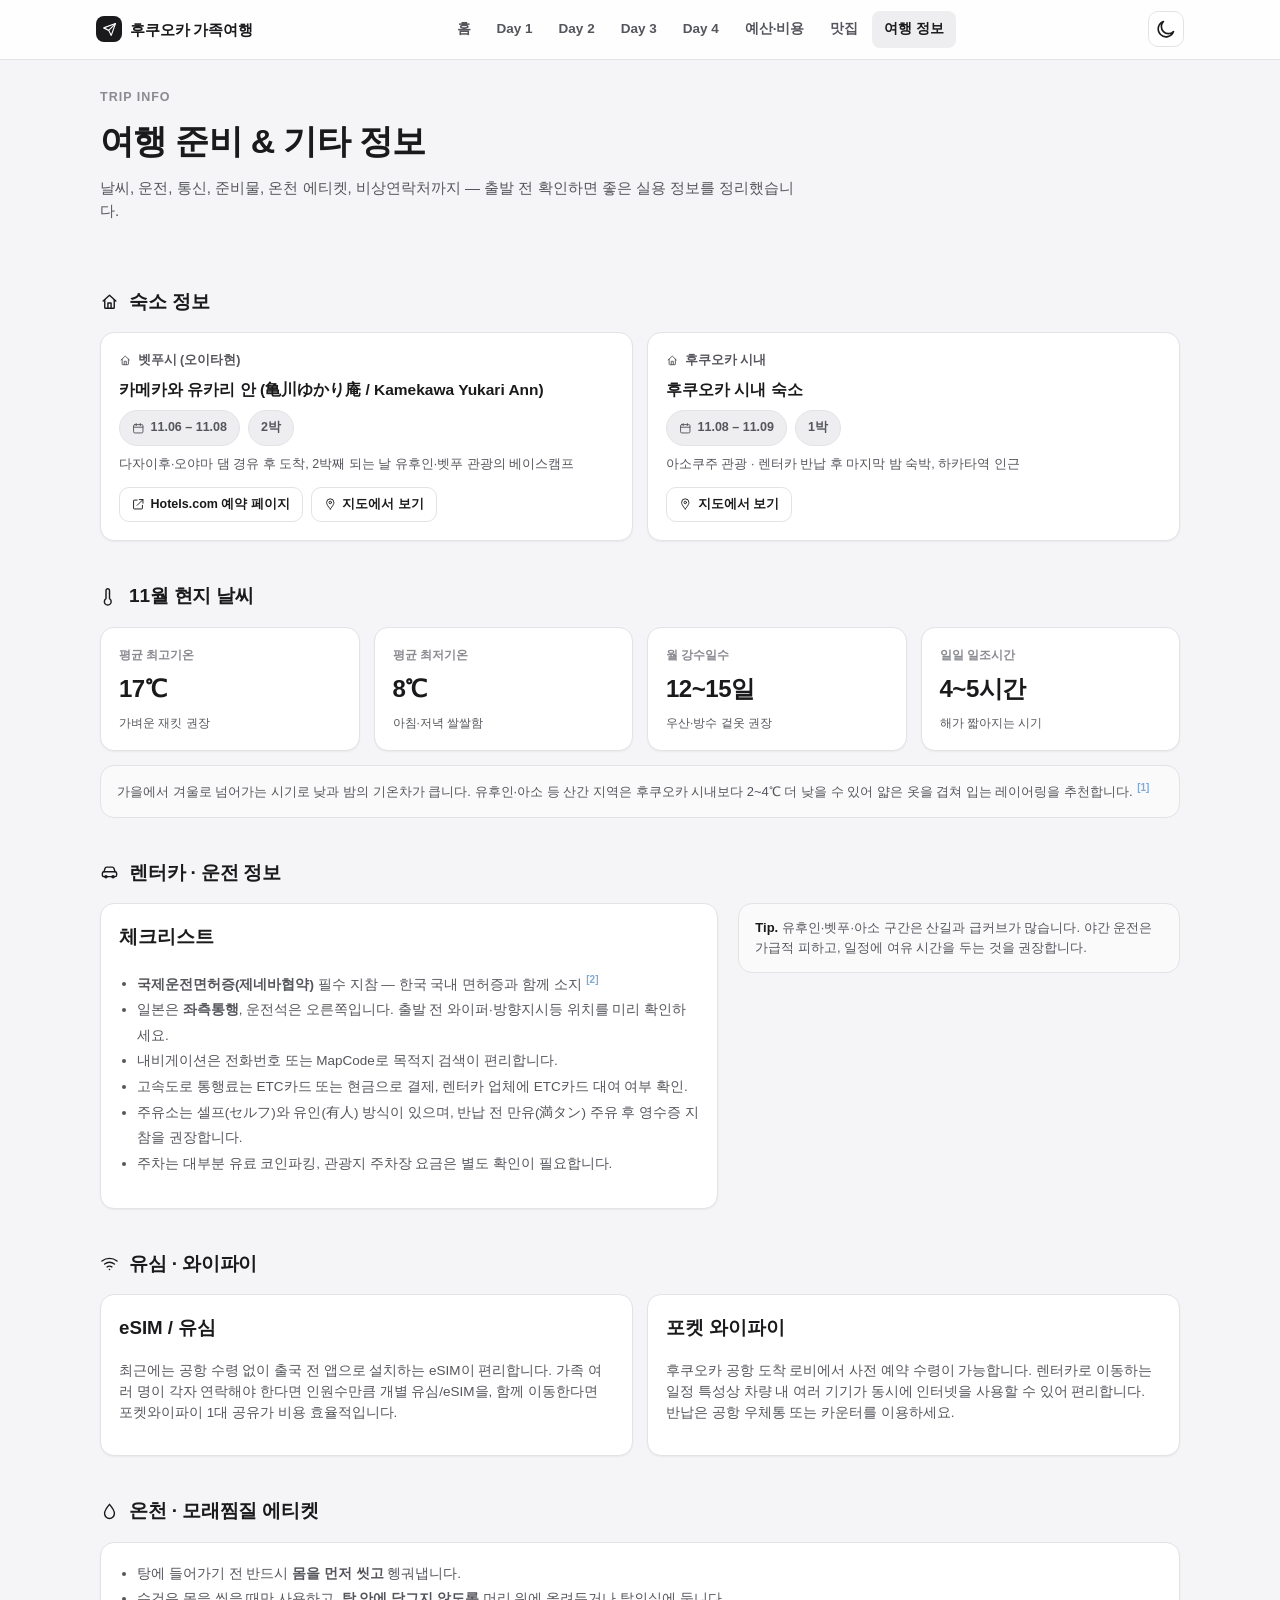
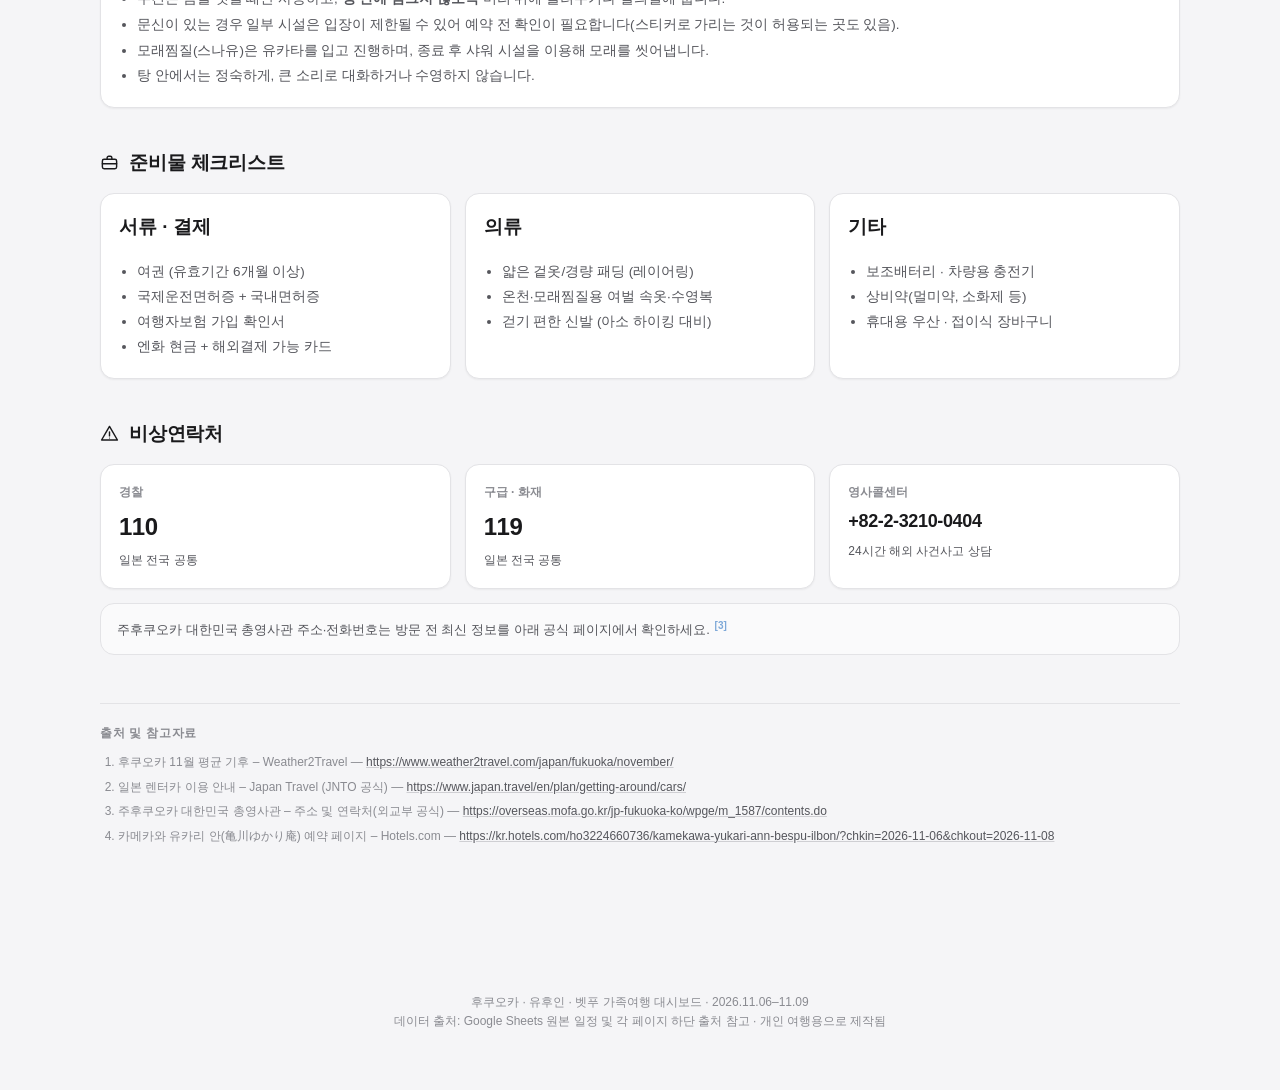
<file: info.html>
<!DOCTYPE html>
<html lang="ko">
<head>
<meta charset="UTF-8">
<meta name="viewport" content="width=device-width, initial-scale=1, viewport-fit=cover">
<title>여행 정보 — 후쿠오카 가족여행</title>
<meta name="description" content="후쿠오카·유후인·벳푸 가족여행 날씨, 렌터카 운전정보, 유심/와이파이, 준비물, 온천 에티켓, 비상연락처 안내">
<link rel="icon" href="data:image/svg+xml,<svg xmlns=%22http://www.w3.org/2000/svg%22 viewBox=%220 0 100 100%22><text y=%22.9em%22 font-size=%2290%22>🗾</text></svg>">
<link rel="manifest" href="manifest.json">
<meta name="theme-color" content="#1a1a1c">
<link rel="apple-touch-icon" href="icons/apple-touch-icon.png">
<meta name="apple-mobile-web-app-capable" content="yes">
<meta name="apple-mobile-web-app-status-bar-style" content="black-translucent">
<meta name="apple-mobile-web-app-title" content="후쿠오카 여행">
<link rel="stylesheet" href="css/style.css">
</head>
<body>
<div id="siteHeader"></div>

<main class="container">

  <section class="hero">
    <div class="hero-eyebrow">TRIP INFO</div>
    <h1>여행 준비 &amp; 기타 정보</h1>
    <p class="lead">날씨, 운전, 통신, 준비물, 온천 에티켓, 비상연락처까지 — 출발 전 확인하면 좋은 실용 정보를 정리했습니다.</p>
  </section>

  <!-- ================= 숙소 정보 ================= -->
  <section class="section" id="lodging">
    <div class="section-head"><h2><span class="icon" data-icon="home"></span> 숙소 정보</h2></div>
    <div class="grid grid-2" id="lodgingGrid"></div>
  </section>

  <!-- ================= 날씨 ================= -->
  <section class="section" id="weather">
    <div class="section-head"><h2><span class="icon" data-icon="thermometer"></span> 11월 현지 날씨</h2></div>
    <div class="grid grid-4">
      <div class="card stat-card"><div class="stat-label">평균 최고기온</div><div class="stat-value">17℃</div><div class="stat-sub">가벼운 재킷 권장</div></div>
      <div class="card stat-card"><div class="stat-label">평균 최저기온</div><div class="stat-value">8℃</div><div class="stat-sub">아침·저녁 쌀쌀함</div></div>
      <div class="card stat-card"><div class="stat-label">월 강수일수</div><div class="stat-value">12~15일</div><div class="stat-sub">우산·방수 겉옷 권장</div></div>
      <div class="card stat-card"><div class="stat-label">일일 일조시간</div><div class="stat-value">4~5시간</div><div class="stat-sub">해가 짧아지는 시기</div></div>
    </div>
    <p class="callout" style="margin-top:14px;">가을에서 겨울로 넘어가는 시기로 낮과 밤의 기온차가 큽니다. 유후인·아소 등 산간 지역은 후쿠오카 시내보다 2~4℃ 더 낮을 수 있어 얇은 옷을 겹쳐 입는 레이어링을 추천합니다. <span id="fnWeatherRef"></span></p>
  </section>

  <!-- ================= 렌터카·운전 ================= -->
  <section class="section" id="driving">
    <div class="section-head"><h2><span class="icon" data-icon="car"></span> 렌터카 · 운전 정보</h2></div>
    <div class="two-col">
      <div class="card">
        <h3 class="mt-0">체크리스트</h3>
        <ul style="padding-left:18px;font-size:13.5px;color:var(--text-2);line-height:1.9;">
          <li><strong>국제운전면허증(제네바협약)</strong> 필수 지참 — 한국 국내 면허증과 함께 소지 <span id="fnDrivingRef"></span></li>
          <li>일본은 <strong>좌측통행</strong>, 운전석은 오른쪽입니다. 출발 전 와이퍼·방향지시등 위치를 미리 확인하세요.</li>
          <li>내비게이션은 전화번호 또는 MapCode로 목적지 검색이 편리합니다.</li>
          <li>고속도로 통행료는 ETC카드 또는 현금으로 결제, 렌터카 업체에 ETC카드 대여 여부 확인.</li>
          <li>주유소는 셀프(セルフ)와 유인(有人) 방식이 있으며, 반납 전 만유(満タン) 주유 후 영수증 지참을 권장합니다.</li>
          <li>주차는 대부분 유료 코인파킹, 관광지 주차장 요금은 별도 확인이 필요합니다.</li>
        </ul>
      </div>
      <div class="callout">
        <strong>Tip.</strong> 유후인·벳푸·아소 구간은 산길과 급커브가 많습니다. 야간 운전은 가급적 피하고, 일정에 여유 시간을 두는 것을 권장합니다.
      </div>
    </div>
  </section>

  <!-- ================= 유심/와이파이 ================= -->
  <section class="section" id="sim">
    <div class="section-head"><h2><span class="icon" data-icon="wifi"></span> 유심 · 와이파이</h2></div>
    <div class="grid grid-2">
      <div class="card">
        <h3 class="mt-0">eSIM / 유심</h3>
        <p style="font-size:13.5px;color:var(--text-2);">최근에는 공항 수령 없이 출국 전 앱으로 설치하는 eSIM이 편리합니다. 가족 여러 명이 각자 연락해야 한다면 인원수만큼 개별 유심/eSIM을, 함께 이동한다면 포켓와이파이 1대 공유가 비용 효율적입니다.</p>
      </div>
      <div class="card">
        <h3 class="mt-0">포켓 와이파이</h3>
        <p style="font-size:13.5px;color:var(--text-2);">후쿠오카 공항 도착 로비에서 사전 예약 수령이 가능합니다. 렌터카로 이동하는 일정 특성상 차량 내 여러 기기가 동시에 인터넷을 사용할 수 있어 편리합니다. 반납은 공항 우체통 또는 카운터를 이용하세요.</p>
      </div>
    </div>
  </section>

  <!-- ================= 온천 에티켓 ================= -->
  <section class="section" id="onsen">
    <div class="section-head"><h2><span class="icon" data-icon="droplet"></span> 온천 · 모래찜질 에티켓</h2></div>
    <div class="card">
      <ul style="padding-left:18px;font-size:13.5px;color:var(--text-2);line-height:1.9;margin:0;">
        <li>탕에 들어가기 전 반드시 <strong>몸을 먼저 씻고</strong> 헹궈냅니다.</li>
        <li>수건은 몸을 씻을 때만 사용하고, <strong>탕 안에 담그지 않도록</strong> 머리 위에 올려두거나 탈의실에 둡니다.</li>
        <li>문신이 있는 경우 일부 시설은 입장이 제한될 수 있어 예약 전 확인이 필요합니다(스티커로 가리는 것이 허용되는 곳도 있음).</li>
        <li>모래찜질(스나유)은 유카타를 입고 진행하며, 종료 후 샤워 시설을 이용해 모래를 씻어냅니다.</li>
        <li>탕 안에서는 정숙하게, 큰 소리로 대화하거나 수영하지 않습니다.</li>
      </ul>
    </div>
  </section>

  <!-- ================= 준비물 ================= -->
  <section class="section" id="packing">
    <div class="section-head"><h2><span class="icon" data-icon="suitcase"></span> 준비물 체크리스트</h2></div>
    <div class="grid grid-3">
      <div class="card">
        <h3 class="mt-0">서류 · 결제</h3>
        <ul style="padding-left:18px;font-size:13.5px;color:var(--text-2);line-height:1.85;margin:0;">
          <li>여권 (유효기간 6개월 이상)</li>
          <li>국제운전면허증 + 국내면허증</li>
          <li>여행자보험 가입 확인서</li>
          <li>엔화 현금 + 해외결제 가능 카드</li>
        </ul>
      </div>
      <div class="card">
        <h3 class="mt-0">의류</h3>
        <ul style="padding-left:18px;font-size:13.5px;color:var(--text-2);line-height:1.85;margin:0;">
          <li>얇은 겉옷/경량 패딩 (레이어링)</li>
          <li>온천·모래찜질용 여벌 속옷·수영복</li>
          <li>걷기 편한 신발 (아소 하이킹 대비)</li>
        </ul>
      </div>
      <div class="card">
        <h3 class="mt-0">기타</h3>
        <ul style="padding-left:18px;font-size:13.5px;color:var(--text-2);line-height:1.85;margin:0;">
          <li>보조배터리 · 차량용 충전기</li>
          <li>상비약(멀미약, 소화제 등)</li>
          <li>휴대용 우산 · 접이식 장바구니</li>
        </ul>
      </div>
    </div>
  </section>

  <!-- ================= 비상연락처 ================= -->
  <section class="section" id="emergency">
    <div class="section-head"><h2><span class="icon" data-icon="alert-triangle"></span> 비상연락처</h2></div>
    <div class="grid grid-3">
      <div class="card stat-card"><div class="stat-label">경찰</div><div class="stat-value">110</div><div class="stat-sub">일본 전국 공통</div></div>
      <div class="card stat-card"><div class="stat-label">구급 · 화재</div><div class="stat-value">119</div><div class="stat-sub">일본 전국 공통</div></div>
      <div class="card stat-card"><div class="stat-label">영사콜센터</div><div class="stat-value" style="font-size:18px;">+82-2-3210-0404</div><div class="stat-sub">24시간 해외 사건사고 상담</div></div>
    </div>
    <div class="callout" style="margin-top:14px;">주후쿠오카 대한민국 총영사관 주소·전화번호는 방문 전 최신 정보를 아래 공식 페이지에서 확인하세요. <span id="fnMofaRef"></span></div>
  </section>

  <div id="fnContainer"></div>
</main>

<div id="siteFooter"></div>

<script src="js/data.js"></script>
<script src="js/icons.js"></script>
<script src="js/common.js"></script>
<script src="js/layout.js"></script>
<script src="js/info.js"></script>
</body>
</html>
</file>
<file: css/style.css>
/* ==========================================================================
   후쿠오카·유후인·벳푸 가족여행 대시보드 — 공통 스타일시트
   테마: 모던 블랙/화이트/그레이 + 파스텔 블루/그린 차트 컬러
   ========================================================================== */

:root {
  --bg: #f5f5f7;
  --bg-elev: #ffffff;
  --bg-elev-2: #fafafb;
  --text: #1a1a1c;
  --text-2: #55565c;
  --text-3: #8a8b91;
  --border: #e3e3e6;
  --border-strong: #cfcfd3;
  --accent: #1a1a1c;
  --accent-contrast: #ffffff;
  --chip-bg: #eeeef0;
  --shadow: 0 1px 2px rgba(20,20,22,.04), 0 6px 20px rgba(20,20,22,.06);
  --shadow-sm: 0 1px 2px rgba(20,20,22,.05);
  --radius: 14px;
  --radius-sm: 9px;

  --blue: #7fa9d8;
  --blue-soft: #cfe0f2;
  --blue-fill: rgba(127,169,216,.28);
  --green: #7fb99a;
  --green-soft: #d3e9dd;
  --green-fill: rgba(127,185,154,.28);
  --amber: #d8b27f;
  --amber-soft: #f0e0c6;
  --rose: #cf9aa4;
  --rose-soft: #f0d9dd;
  --violet: #a79bd0;
  --violet-soft: #e2ddf0;

  --cat-교통: #7fa9d8;
  --cat-숙박: #a79bd0;
  --cat-식사: #d8b27f;
  --cat-관광지: #7fb99a;
  --cat-쇼핑: #cf9aa4;
  --cat-편의점: #9fbfd8;
  --cat-간식: #e0c68f;
  --cat-기타: #b9bac0;

  color-scheme: light;
}

/* Dark palette: applied when system prefers dark AND not explicitly light,
   and always when explicitly dark. Written twice per artifact-page rules,
   but this is a standalone site (no Artifact tool constraints) so we keep
   the same structure for consistency and easy theme QA. */
@media (prefers-color-scheme: dark) {
  :root:not([data-theme="light"]) {
    --bg: #101012;
    --bg-elev: #19191c;
    --bg-elev-2: #1f1f23;
    --text: #f1f1f3;
    --text-2: #b7b8bf;
    --text-3: #86868d;
    --border: #2b2b30;
    --border-strong: #38383e;
    --accent: #f1f1f3;
    --accent-contrast: #101012;
    --chip-bg: #232327;
    --shadow: 0 1px 2px rgba(0,0,0,.3), 0 10px 28px rgba(0,0,0,.35);
    --shadow-sm: 0 1px 2px rgba(0,0,0,.3);

    --blue: #6f9bcb;
    --blue-soft: #223447;
    --blue-fill: rgba(111,155,203,.30);
    --green: #6fac8d;
    --green-soft: #1f342a;
    --green-fill: rgba(111,172,141,.30);
    --amber: #c9a670;
    --amber-soft: #3a3020;
    --rose: #c58d97;
    --rose-soft: #3a2529;
    --violet: #9c8fc9;
    --violet-soft: #29253c;

    --cat-교통: #6f9bcb;
    --cat-숙박: #9c8fc9;
    --cat-식사: #c9a670;
    --cat-관광지: #6fac8d;
    --cat-쇼핑: #c58d97;
    --cat-편의점: #8fb0cb;
    --cat-간식: #cdb582;
    --cat-기타: #8f8f96;
    color-scheme: dark;
  }
}

:root[data-theme="dark"] {
  --bg: #101012;
  --bg-elev: #19191c;
  --bg-elev-2: #1f1f23;
  --text: #f1f1f3;
  --text-2: #b7b8bf;
  --text-3: #86868d;
  --border: #2b2b30;
  --border-strong: #38383e;
  --accent: #f1f1f3;
  --accent-contrast: #101012;
  --chip-bg: #232327;
  --shadow: 0 1px 2px rgba(0,0,0,.3), 0 10px 28px rgba(0,0,0,.35);
  --shadow-sm: 0 1px 2px rgba(0,0,0,.3);

  --blue: #6f9bcb;
  --blue-soft: #223447;
  --blue-fill: rgba(111,155,203,.30);
  --green: #6fac8d;
  --green-soft: #1f342a;
  --green-fill: rgba(111,172,141,.30);
  --amber: #c9a670;
  --amber-soft: #3a3020;
  --rose: #c58d97;
  --rose-soft: #3a2529;
  --violet: #9c8fc9;
  --violet-soft: #29253c;

  --cat-교통: #6f9bcb;
  --cat-숙박: #9c8fc9;
  --cat-식사: #c9a670;
  --cat-관광지: #6fac8d;
  --cat-쇼핑: #c58d97;
  --cat-편의점: #8fb0cb;
  --cat-간식: #cdb582;
  --cat-기타: #8f8f96;
  color-scheme: dark;
}

* { box-sizing: border-box; }
/* 모바일에서 긴 텍스트(각주 URL 등)가 뷰포트 밖으로 넘쳐 헤더의 다크모드·햄버거
   버튼이 화면 밖으로 밀려나는 것을 막는 안전장치입니다. 실제 넘침 원인은 각
   요소에서 개별적으로도 고쳤지만(예: 각주 줄바꿈), 이중 방어로 폭 100%를 강제함. */
html { -webkit-text-size-adjust: 100%; overflow-x: hidden; width: 100%; }

body {
  margin: 0;
  max-width: 100%;
  overflow-x: hidden;
  background: var(--bg);
  color: var(--text);
  font-family: -apple-system, BlinkMacSystemFont, "Pretendard", "Apple SD Gothic Neo",
    "Noto Sans KR", "Segoe UI", Roboto, sans-serif;
  line-height: 1.55;
  -webkit-font-smoothing: antialiased;
  transition: background-color .2s ease, color .2s ease;
  padding-top: 60px;
}

a { color: inherit; }
img { max-width: 100%; display: block; }

.container {
  max-width: 1120px;
  margin: 0 auto;
  padding: 0 20px 64px;
}

/* ---------------- Header / Nav ---------------- */
.site-header {
  position: fixed;
  top: 0; left: 0; right: 0;
  height: 60px;
  z-index: 200;
  background: color-mix(in srgb, var(--bg-elev) 88%, transparent);
  backdrop-filter: saturate(180%) blur(14px);
  -webkit-backdrop-filter: saturate(180%) blur(14px);
  border-bottom: 1px solid var(--border);
  display: flex;
  align-items: center;
}
.site-header-inner {
  max-width: 1120px;
  margin: 0 auto;
  width: 100%;
  padding: 0 16px;
  display: flex;
  align-items: center;
  justify-content: space-between;
}
.brand {
  display: flex;
  align-items: center;
  gap: 8px;
  font-weight: 700;
  font-size: 15px;
  text-decoration: none;
  letter-spacing: -0.01em;
  white-space: nowrap;
}
.brand-mark {
  width: 26px; height: 26px;
  border-radius: 8px;
  background: var(--accent);
  color: var(--accent-contrast);
  display: inline-flex; align-items: center; justify-content: center;
  flex-shrink: 0;
}
.brand-mark .icon { width: 15px; height: 15px; }
.header-actions { display: flex; align-items: center; gap: 6px; }

.nav-desktop { display: none; gap: 2px; align-items: center; }
.nav-desktop a {
  padding: 8px 12px;
  border-radius: 8px;
  font-size: 13.5px;
  font-weight: 600;
  text-decoration: none;
  color: var(--text-2);
}
.nav-desktop a:hover { background: var(--chip-bg); color: var(--text); }
.nav-desktop a.active { color: var(--text); background: var(--chip-bg); }

.icon-btn {
  width: 36px; height: 36px;
  border-radius: 10px;
  border: 1px solid var(--border);
  background: var(--bg-elev);
  color: var(--text);
  display: inline-flex; align-items: center; justify-content: center;
  cursor: pointer;
  font-size: 16px;
}
.icon-btn:hover { background: var(--chip-bg); }
.icon-btn .icon { width: 17px; height: 17px; }

/* ---------------- 모노톤 아이콘 ---------------- */
.icon {
  display: inline-flex; align-items: center; justify-content: center;
  width: 1em; height: 1em; flex-shrink: 0;
  color: currentColor;
  vertical-align: -0.15em;
}
.icon svg { width: 100%; height: 100%; display: block; }
.icon-lg { width: 26px; height: 26px; }
h2 .icon, .section-head h2 .icon { width: 19px; height: 19px; margin-right: 2px; }

.hamburger-btn { display: inline-flex; }

/* Mobile drawer */
.nav-drawer {
  position: fixed;
  top: 60px; right: 0;
  width: min(78vw, 320px);
  height: calc(100% - 60px);
  background: var(--bg-elev);
  border-left: 1px solid var(--border);
  transform: translateX(100%);
  transition: transform .25s ease;
  z-index: 199;
  padding: 18px 14px;
  overflow-y: auto;
}
.nav-drawer.open { transform: translateX(0); }
.nav-drawer a {
  display: flex; align-items: center; gap: 10px;
  padding: 12px 14px;
  border-radius: 10px;
  text-decoration: none;
  color: var(--text);
  font-weight: 600;
  font-size: 14.5px;
  margin-bottom: 2px;
}
.nav-drawer a:hover, .nav-drawer a.active { background: var(--chip-bg); }
.nav-drawer .drawer-section {
  font-size: 11px; text-transform: uppercase; letter-spacing: .06em;
  color: var(--text-3); margin: 16px 10px 6px; font-weight: 700;
}
.scrim {
  position: fixed; inset: 60px 0 0 0;
  background: rgba(0,0,0,.35);
  opacity: 0; pointer-events: none;
  transition: opacity .25s ease;
  z-index: 198;
}
.scrim.open { opacity: 1; pointer-events: auto; }

@media (min-width: 860px) {
  .nav-desktop { display: flex; }
  .hamburger-btn { display: none; }
}

/* ---------------- Parallax hero banner (index.html) ---------------- */
.hero-parallax {
  position: relative;
  height: clamp(420px, 46vw, 540px);
  overflow: hidden;
  isolation: isolate;
  background: var(--chip-bg);
}
@media (max-width: 480px) {
  .hero-parallax { height: clamp(440px, 118vw, 520px); }
}
.hero-parallax-bg {
  position: absolute;
  left: 0; right: 0; top: -20%;
  height: 140%;
  background-image: url("");
  background-size: cover;
  background-position: center 55%;
  background-repeat: no-repeat;
  will-change: transform;
  transform: translateY(0);
}
.hero-parallax-scrim {
  position: absolute; inset: 0;
  background:
    linear-gradient(180deg, rgba(10,10,14,.25) 0%, rgba(10,10,14,.18) 35%, rgba(10,10,14,.62) 82%, var(--bg) 100%);
}
.hero-parallax-inner {
  position: relative; z-index: 2;
  max-width: 1120px; margin: 0 auto;
  height: 100%;
  display: flex; flex-direction: column; justify-content: flex-end;
  padding: 24px 20px 34px;
}
.hero-parallax-inner .hero-eyebrow { color: rgba(255,255,255,.8); }
.hero-parallax-inner h1 {
  color: #fff; margin: 0 0 8px; letter-spacing: -0.02em; font-weight: 800;
  font-size: clamp(24px, 4.4vw, 34px);
  text-shadow: 0 2px 20px rgba(0,0,0,.4);
}
.hero-parallax-inner p.lead {
  color: rgba(255,255,255,.9); font-size: 15px; margin: 0 0 16px; max-width: 700px;
  text-shadow: 0 1px 10px rgba(0,0,0,.35);
}
.hero-parallax-inner .hero-meta { display: flex; flex-wrap: wrap; gap: 8px; }
.hero-parallax-inner .pill {
  background: rgba(255,255,255,.14);
  border-color: rgba(255,255,255,.3);
  color: #fff;
  backdrop-filter: blur(8px);
  -webkit-backdrop-filter: blur(8px);
}
.hero-parallax-credit {
  position: absolute; right: 14px; bottom: 8px; z-index: 2;
  font-size: 10.5px; color: rgba(255,255,255,.65);
}
.hero-parallax-credit a { color: rgba(255,255,255,.85); text-decoration: underline; }

@media (prefers-reduced-motion: reduce) {
  .hero-parallax-bg { transform: none !important; }
}

/* ---------------- Hero (day pages / other sections) ---------------- */
.hero {
  padding: 28px 0 8px;
}
.hero-eyebrow {
  font-size: 12.5px; font-weight: 700; color: var(--text-3);
  text-transform: uppercase; letter-spacing: .08em; margin-bottom: 8px;
}
.hero h1 {
  font-size: clamp(24px, 4.4vw, 34px);
  margin: 0 0 8px;
  letter-spacing: -0.02em;
  font-weight: 800;
}
.hero p.lead { color: var(--text-2); font-size: 15px; margin: 0 0 16px; max-width: 700px; }

/* Day 페이지 대표 일정 사진 — 스크롤 연동 패럴럭스 */
.day-hero-photo {
  position: relative;
  width: 100%;
  height: clamp(200px, 30vw, 320px);
  border-radius: 16px;
  overflow: hidden;
  border: 1px solid var(--border);
  margin: 14px 0 10px;
  background: var(--chip-bg);
}
.day-hero-photo-bg {
  position: absolute;
  left: 0; right: 0; top: -20%;
  height: 140%;
  background-size: cover;
  background-position: center 55%;
  will-change: transform;
}
.day-hero-photo-credit {
  position: absolute; right: 10px; bottom: 8px; z-index: 2;
  font-size: 10.5px; color: rgba(255,255,255,.85);
  text-shadow: 0 1px 4px rgba(0,0,0,.6);
}
.day-hero-photo-credit a { color: rgba(255,255,255,.95); text-decoration: underline; }
@media (prefers-reduced-motion: reduce) {
  .day-hero-photo-bg { transform: none !important; }
}

/* 맛집 가이드 구간별 대표 사진 — day-hero-photo와 동일 스타일, 높이만 축소 */
.food-area-photo { height: clamp(150px, 20vw, 220px); margin: 14px 0 18px; }

.hero-meta { display: flex; flex-wrap: wrap; gap: 8px; margin-bottom: 4px; }
.pill {
  display: inline-flex; align-items: center; gap: 6px;
  padding: 7px 12px; border-radius: 999px;
  background: var(--chip-bg); border: 1px solid var(--border);
  font-size: 12.5px; font-weight: 600; color: var(--text-2);
}

/* ---------------- Section ---------------- */
.section { margin-top: 40px; }
.section-head {
  display: flex; align-items: baseline; justify-content: space-between;
  gap: 12px; margin-bottom: 16px; flex-wrap: wrap;
}
.section-head h2 {
  font-size: 19px; margin: 0; font-weight: 800; letter-spacing: -0.01em;
  display: flex; align-items: center; gap: 8px;
}
.section-head .section-desc { color: var(--text-3); font-size: 12.5px; }
.section-link { font-size: 12.5px; font-weight: 700; color: var(--text-2); text-decoration: none; }
.section-link:hover { color: var(--text); }

/* ---------------- Cards / grid ---------------- */
.card {
  background: var(--bg-elev);
  border: 1px solid var(--border);
  border-radius: var(--radius);
  box-shadow: var(--shadow-sm);
  padding: 18px;
}
.grid { display: grid; gap: 14px; }
.grid-2 { grid-template-columns: repeat(2, 1fr); }
.grid-3 { grid-template-columns: repeat(3, 1fr); }
.grid-4 { grid-template-columns: repeat(4, 1fr); }
@media (max-width: 860px) { .grid-3, .grid-4 { grid-template-columns: repeat(2, 1fr); } }
@media (max-width: 560px) { .grid-2, .grid-3, .grid-4 { grid-template-columns: 1fr; } }

.stat-card { display: flex; flex-direction: column; gap: 6px; }
.stat-card .stat-label { font-size: 12px; color: var(--text-3); font-weight: 600; }
.stat-card .stat-value { font-size: 24px; font-weight: 800; letter-spacing: -0.02em; }
.stat-card .stat-sub { font-size: 12px; color: var(--text-2); }

/* Day summary cards on index */
.day-card {
  text-decoration: none;
  color: var(--text);
  display: block;
  position: relative;
  overflow: hidden;
}
.day-card .day-card-tag {
  font-size: 11.5px; font-weight: 700; color: var(--text-3);
  text-transform: uppercase; letter-spacing: .05em;
}
.day-card h3 { margin: 4px 0 8px; font-size: 17px; font-weight: 800; }
.day-card .day-card-desc { font-size: 13px; color: var(--text-2); margin-bottom: 10px; }
.day-card .day-card-foot {
  display: flex; justify-content: space-between; align-items: center;
  font-size: 12px; color: var(--text-3); border-top: 1px dashed var(--border); padding-top: 10px;
}
.day-card:hover { border-color: var(--border-strong); box-shadow: var(--shadow); }

/* ---------------- Responsive card-table ---------------- */
.table-wrap { overflow-x: auto; }
table.data-table { width: 100%; border-collapse: collapse; font-size: 13.5px; }
table.data-table th, table.data-table td {
  padding: 10px 12px; text-align: left; border-bottom: 1px solid var(--border);
  white-space: nowrap;
}
table.data-table th { color: var(--text-3); font-weight: 700; font-size: 12px; text-transform: uppercase; letter-spacing: .03em; }
table.data-table tbody tr:hover { background: var(--bg-elev-2); }
table.data-table td.wrap { white-space: normal; }

@media (max-width: 700px) {
  table.card-table thead { display: none; }
  table.card-table, table.card-table tbody, table.card-table tr, table.card-table td { display: block; width: 100%; }
  table.card-table tr {
    background: var(--bg-elev);
    border: 1px solid var(--border);
    border-radius: var(--radius-sm);
    margin-bottom: 10px;
    padding: 4px 12px;
  }
  table.card-table td {
    display: flex; justify-content: space-between; gap: 10px;
    border-bottom: 1px dashed var(--border);
    padding: 9px 0; white-space: normal; text-align: right;
  }
  table.card-table td:last-child { border-bottom: none; }
  table.card-table td::before {
    content: attr(data-label);
    font-weight: 700; color: var(--text-3); font-size: 11.5px;
    text-transform: uppercase; letter-spacing: .03em;
    text-align: left; flex-shrink: 0;
  }
}

/* ---------------- Category chip ---------------- */
.cat-chip {
  display: inline-flex; align-items: center; gap: 6px;
  padding: 3px 10px; border-radius: 999px;
  font-size: 11.5px; font-weight: 700;
  background: var(--chip-bg);
}
.cat-dot { width: 7px; height: 7px; border-radius: 50%; flex-shrink: 0; }
.cat-교통 .cat-dot, .dot-교통 { background: var(--cat-교통); }
.cat-숙박 .cat-dot, .dot-숙박 { background: var(--cat-숙박); }
.cat-식사 .cat-dot, .dot-식사 { background: var(--cat-식사); }
.cat-관광지 .cat-dot, .dot-관광지 { background: var(--cat-관광지); }
.cat-쇼핑 .cat-dot, .dot-쇼핑 { background: var(--cat-쇼핑); }
.cat-편의점 .cat-dot, .dot-편의점 { background: var(--cat-편의점); }
.cat-간식 .cat-dot, .dot-간식 { background: var(--cat-간식); }
.cat-기타 .cat-dot, .dot-기타 { background: var(--cat-기타); }

/* ---------------- Timeline (day pages) ---------------- */
.timeline { position: relative; margin-top: 8px; }
.timeline::before {
  content: ""; position: absolute; left: 15px; top: 6px; bottom: 6px;
  width: 2px; background: var(--border);
}
.tl-item { position: relative; padding: 0 0 22px 42px; }
.tl-item:last-child { padding-bottom: 0; }
.tl-dot {
  position: absolute; left: 8px; top: 4px;
  width: 16px; height: 16px; border-radius: 50%;
  background: var(--bg-elev); border: 3px solid var(--blue);
}
.tl-time { font-size: 12px; font-weight: 700; color: var(--text-3); margin-bottom: 4px; }
.tl-card {
  background: var(--bg-elev); border: 1px solid var(--border); border-radius: var(--radius);
  box-shadow: var(--shadow-sm);
  /* overflow은 hidden으로 두지 않음: 카드 안의 툴팁 말풍선이 잘리는 것을 방지하기 위함.
     대신 사진 모서리는 아래에서 개별적으로 둥글게 처리함. */
}
.tl-card-photo {
  width: 100%; aspect-ratio: 16/9; object-fit: cover; background: var(--chip-bg);
  display: block;
  border-radius: calc(var(--radius) - 1px) calc(var(--radius) - 1px) 0 0;
}
.tl-card-body { padding: 14px 16px; }
.tl-card-body h4 { margin: 0 0 6px; font-size: 15.5px; font-weight: 800; }
.tl-card-body .tl-loc { font-size: 12.5px; color: var(--text-2); margin-bottom: 8px; display: flex; align-items: center; gap: 5px; }
.tl-card-body .tl-desc { font-size: 13.5px; color: var(--text-2); margin-bottom: 10px; }
.tl-food-link {
  display: inline-flex; align-items: center; gap: 5px;
  font-size: 12px; font-weight: 700; color: var(--text-2);
  text-decoration: none; margin-bottom: 10px;
}
.tl-food-link .icon { width: 13px; height: 13px; }
.tl-food-link:hover { color: var(--text); }
.tl-card-foot { display: flex; align-items: center; justify-content: space-between; gap: 10px; flex-wrap: wrap; }
.tl-price { font-weight: 800; font-size: 14px; }
.photo-credit { font-size: 10.5px; color: var(--text-3); padding: 6px 16px 12px; }
.photo-credit a { color: var(--text-3); }

/* ---------------- Tooltip ---------------- */
.tip {
  position: relative; display: inline-flex; align-items: center; justify-content: center;
  width: 16px; height: 16px; border-radius: 50%;
  background: var(--chip-bg); color: var(--text-2);
  font-size: 10.5px; font-weight: 800; cursor: help; border: 1px solid var(--border);
  vertical-align: middle;
}
.tip .tip-bubble {
  position: absolute; bottom: calc(100% + 8px); left: 50%; transform: translateX(-50%) translateY(4px);
  width: max-content; max-width: min(240px, calc(100vw - 32px));
  background: var(--accent); color: var(--accent-contrast);
  font-size: 12px; font-weight: 500; line-height: 1.4;
  padding: 8px 10px; border-radius: 8px;
  opacity: 0; pointer-events: none; transition: opacity .15s ease, transform .15s ease;
  z-index: 210; text-align: left;
}
.tip .tip-bubble::after {
  content: ""; position: absolute; top: 100%; left: 50%; transform: translateX(-50%);
  border: 5px solid transparent; border-top-color: var(--accent);
}
.tip:hover .tip-bubble, .tip:focus .tip-bubble, .tip.tip-open .tip-bubble {
  opacity: 1; transform: translateX(-50%) translateY(0);
}

/* ---------------- Buttons / forms ---------------- */
.btn {
  display: inline-flex; align-items: center; justify-content: center; gap: 6px;
  padding: 10px 16px; border-radius: 10px; font-size: 13.5px; font-weight: 700;
  border: 1px solid var(--border); background: var(--bg-elev); color: var(--text);
  cursor: pointer; text-decoration: none;
}
.btn:hover { background: var(--chip-bg); }
.btn-primary { background: var(--accent); color: var(--accent-contrast); border-color: var(--accent); }
.btn-primary:hover { opacity: .9; background: var(--accent); }
.btn-sm { padding: 7px 12px; font-size: 12.5px; }
.btn-danger { color: #b3495a; }

.field { display: flex; flex-direction: column; gap: 6px; }
.field label { font-size: 12px; font-weight: 700; color: var(--text-2); }
.field input, .field select, .field textarea {
  padding: 10px 12px; border-radius: 9px; border: 1px solid var(--border);
  background: var(--bg-elev); color: var(--text); font-size: 13.5px; font-family: inherit;
  width: 100%;
}
.field input:focus, .field select:focus, .field textarea:focus {
  outline: none; border-color: var(--border-strong);
}
.form-grid { display: grid; grid-template-columns: repeat(6, 1fr); gap: 12px; align-items: end; }
@media (max-width: 900px) { .form-grid { grid-template-columns: repeat(2, 1fr); } }
@media (max-width: 520px) { .form-grid { grid-template-columns: 1fr; } }

/* ---------------- Chart card ---------------- */
.chart-card { padding: 18px; }
.chart-card h3 { margin: 0 0 2px; font-size: 15px; font-weight: 800; }
.chart-card .chart-sub { font-size: 12px; color: var(--text-3); margin-bottom: 14px; }
.chart-box { position: relative; height: 260px; }
.chart-box.tall { height: 320px; }
.legend-row { display: flex; flex-wrap: wrap; gap: 10px 16px; margin-top: 12px; }
.legend-item { display: flex; align-items: center; gap: 6px; font-size: 12px; color: var(--text-2); }
.legend-swatch { width: 10px; height: 10px; border-radius: 3px; }

/* ---------------- Footnotes ---------------- */
.footnotes {
  margin-top: 48px; padding-top: 20px; border-top: 1px solid var(--border);
  font-size: 12px; color: var(--text-3);
}
.footnotes h3 { font-size: 12px; text-transform: uppercase; letter-spacing: .06em; color: var(--text-3); margin: 0 0 10px; }
.footnotes ol { margin: 0; padding-left: 18px; }
.footnotes li { margin-bottom: 6px; overflow-wrap: anywhere; }
.footnotes a { color: var(--text-2); text-decoration: underline; text-decoration-color: var(--border-strong); overflow-wrap: anywhere; }
.fn-ref { font-size: 10px; vertical-align: super; color: var(--blue); text-decoration: none; font-weight: 700; margin-left: 1px; }

/* ---------------- Day nav strip ---------------- */
.day-strip { display: flex; gap: 8px; overflow-x: auto; padding-bottom: 4px; margin-bottom: 6px; }
.day-strip a {
  flex-shrink: 0; padding: 8px 14px; border-radius: 999px; border: 1px solid var(--border);
  background: var(--bg-elev); text-decoration: none; color: var(--text-2); font-size: 12.5px; font-weight: 700;
}
.day-strip a.active { background: var(--accent); color: var(--accent-contrast); border-color: var(--accent); }

.prevnext { display: flex; justify-content: space-between; gap: 12px; margin-top: 32px; }
.prevnext a {
  flex: 1; padding: 14px 16px; border-radius: var(--radius); border: 1px solid var(--border);
  background: var(--bg-elev); text-decoration: none; color: var(--text);
}
.prevnext .pn-label { font-size: 11px; color: var(--text-3); font-weight: 700; text-transform: uppercase; }
.prevnext .pn-title { font-size: 14px; font-weight: 800; margin-top: 2px; }
.prevnext .pn-next { text-align: right; }

/* ---------------- Misc ---------------- */
.badge-own { background: var(--green-soft); color: #2f5b45; padding: 2px 8px; border-radius: 6px; font-size: 10.5px; font-weight: 800; }
:root[data-theme="dark"] .badge-own, :root:not([data-theme="light"]) .badge-own { color: #bfe6d1; }
.muted { color: var(--text-3); }
.mt-0 { margin-top: 0; }
hr.sep { border: none; border-top: 1px solid var(--border); margin: 28px 0; }
.info-icon { color: var(--text); margin-bottom: 4px; }
.info-icon .icon { width: 24px; height: 24px; }
.callout {
  border: 1px solid var(--border); background: var(--bg-elev-2); border-radius: var(--radius);
  padding: 14px 16px; font-size: 13px; color: var(--text-2);
}
.callout strong { color: var(--text); }
.two-col { display: grid; grid-template-columns: 1.4fr 1fr; gap: 20px; align-items: start; }
@media (max-width: 900px) { .two-col { grid-template-columns: 1fr; } }

/* 사전 결제 상태 칩 (결제 완료 / 결제 예정) — 흑백 톤 */
.status-chip {
  display: inline-flex; align-items: center; gap: 5px;
  padding: 4px 10px; border-radius: 999px;
  font-size: 11.5px; font-weight: 700;
}
.status-chip .icon { width: 13px; height: 13px; }
.status-chip.paid { background: var(--accent); color: var(--accent-contrast); }
.status-chip.pending { background: var(--chip-bg); color: var(--text-2); border: 1px solid var(--border); }

/* ---------------- 계획 총 예산 관리 (접기/펼치기 카드) ---------------- */
.budget-plan-card { padding: 0; overflow: hidden; }
.budget-plan-card > summary {
  list-style: none; cursor: pointer;
  display: flex; align-items: center; justify-content: space-between; gap: 12px;
  padding: 18px 20px;
}
.budget-plan-card > summary::-webkit-details-marker { display: none; }
.budget-plan-card > summary::marker { content: ""; }
.budget-plan-summary-title { display: flex; align-items: center; gap: 8px; font-weight: 800; font-size: 15.5px; }
.budget-plan-summary-right { display: flex; align-items: center; gap: 10px; }
.budget-plan-summary-total { font-weight: 800; font-size: 15px; }
.budget-plan-card .chevron { width: 16px; height: 16px; color: var(--text-3); transition: transform .2s ease; }
.budget-plan-card[open] .chevron { transform: rotate(180deg); }
.budget-plan-body { padding: 0 20px 20px; }
.budget-plan-desc { font-size: 12.5px; margin: 0 0 14px; }
.budget-plan-grid { display: flex; flex-direction: column; }
.budget-plan-row {
  display: grid; grid-template-columns: 140px 170px 1fr; gap: 14px; align-items: center;
  padding: 12px 0; border-top: 1px solid var(--border);
}
.budget-plan-row:first-child { border-top: none; }
.budget-plan-input-wrap { display: flex; align-items: center; gap: 6px; }
.budget-plan-input {
  width: 100%; padding: 8px 10px; border-radius: var(--radius-sm);
  border: 1px solid var(--border); background: var(--bg-elev); color: var(--text); font-size: 13px;
}
.budget-plan-input:focus { outline: none; border-color: var(--border-strong); }
.budget-plan-reset {
  background: none; border: none; cursor: pointer; color: var(--text-3);
  padding: 4px; display: flex; align-items: center; flex-shrink: 0;
}
.budget-plan-reset:hover { color: var(--text); }
.budget-plan-reset .icon { width: 15px; height: 15px; }
.budget-plan-base { font-size: 11.5px; color: var(--text-3); }
@media (max-width: 640px) {
  .budget-plan-row { grid-template-columns: 1fr; gap: 6px; }
}

/* ---------------- 숙소 정보 카드 ---------------- */
.lodging-card {
  display: flex; flex-direction: column; gap: 8px;
}
.lodging-card h3 { margin: 0; font-size: 15.5px; }
.lodging-card .lodging-city { display: flex; align-items: center; gap: 6px; font-size: 12.5px; color: var(--text-2); font-weight: 600; }
.lodging-card .lodging-dates { display: flex; flex-wrap: wrap; gap: 8px; }
.lodging-card p { margin: 0; font-size: 12.5px; color: var(--text-2); line-height: 1.7; }
.lodging-card .btn { align-self: flex-start; margin-top: 4px; }

footer.site-footer {
  margin-top: 56px; padding: 22px 0 60px; text-align: center; color: var(--text-3); font-size: 12px;
}

/* ---------------- Back to top ---------------- */
.back-to-top {
  position: fixed;
  right: 18px; bottom: 18px;
  width: 44px; height: 44px;
  border-radius: 50%;
  border: 1px solid var(--border);
  background: var(--accent);
  color: var(--accent-contrast);
  display: flex; align-items: center; justify-content: center;
  cursor: pointer;
  box-shadow: var(--shadow);
  opacity: 0; transform: translateY(10px);
  pointer-events: none;
  transition: opacity .2s ease, transform .2s ease;
  z-index: 150;
}
.back-to-top.visible { opacity: 1; transform: translateY(0); pointer-events: auto; }
.back-to-top .icon { width: 19px; height: 19px; }
.back-to-top:hover { opacity: .85; }
@media (max-width: 560px) {
  .back-to-top { right: 14px; bottom: 14px; width: 40px; height: 40px; }
}
</file>
